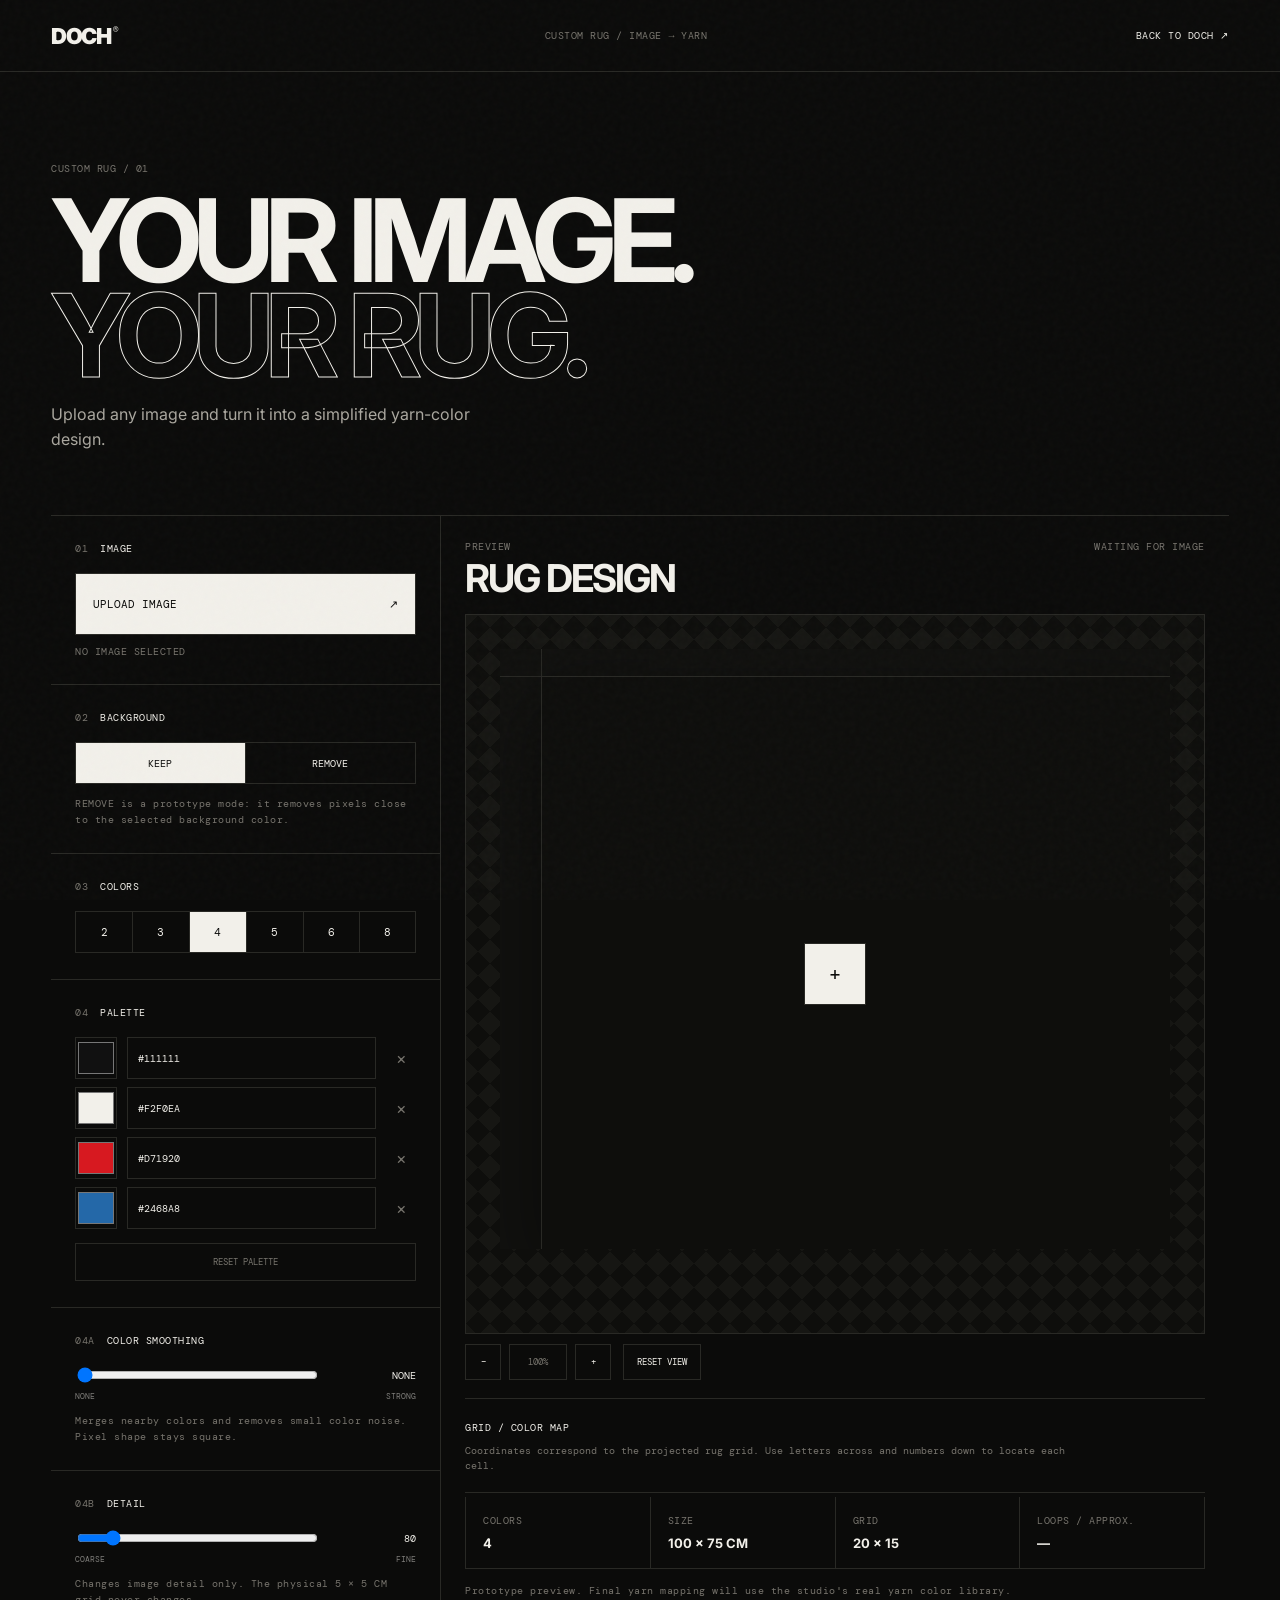
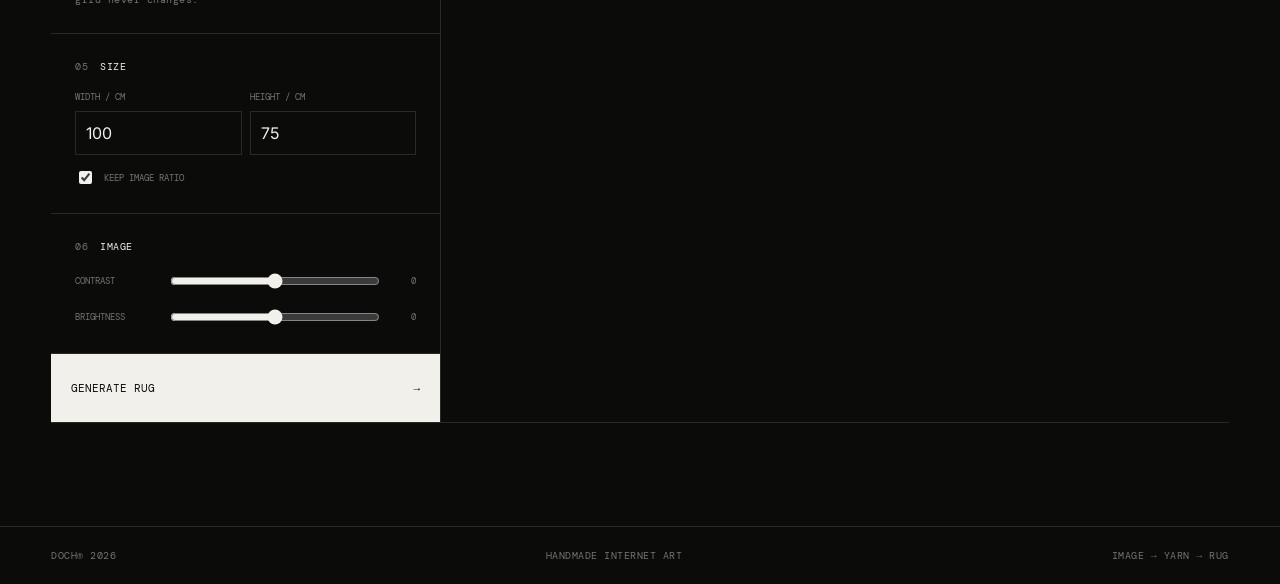
<file: custom-rug.html>
<!DOCTYPE html>
<html lang="en">
<head>
    <meta charset="UTF-8">
    <meta name="viewport" content="width=device-width, initial-scale=1.0, maximum-scale=1.0, user-scalable=no">
    <meta name="theme-color" content="#0b0b0a">
    <title>DOCH — Custom Rug</title>
    <meta name="description" content="Turn any image into a handmade rug design.">

    <!-- FAVICON -->
    <link rel="apple-touch-icon" href="images/apple-touch-icon.png">
    <link rel="icon" type="image/png" sizes="32x32" href="images/favicon-32x32.png">
    <link rel="icon" type="image/png" sizes="16x16" href="images/favicon-16x16.png">
    <link rel="icon" href="images/favicon.ico">
    
    <link rel="stylesheet" href="custom-rug.css">
</head>

<body>

<div class="noise"></div>

<header class="tool-header">
    <a href="#" class="logo">DOCH<span>®</span></a>

    <div class="tool-header-title">
        CUSTOM RUG / IMAGE → YARN
    </div>

    <a href="https://dochcarpet.github.io/doch/" class="back-link">BACK TO DOCH ↗</a>
</header>

<main class="custom-tool">

    <section class="tool-intro">
        <div class="eyebrow">CUSTOM RUG / 01</div>

        <h1>
            YOUR IMAGE.<br>
            <em>YOUR RUG.</em>
        </h1>

        <p>
            Upload any image and turn it into a simplified
            yarn-color design.
        </p>
    </section>

    <section class="workspace">

        <div class="controls-panel">

            <div class="control-section upload-section">

                <div class="section-label">
                    <span>01</span>
                    IMAGE
                </div>

                <label class="upload-button" for="imageInput">
                    <span>UPLOAD IMAGE</span>
                    <span>↗</span>
                </label>

                <input
                    id="imageInput"
                    type="file"
                    accept="image/*"
                    hidden
                >

                <div class="file-name" id="fileName">
                    NO IMAGE SELECTED
                </div>

            </div>

            <div class="control-section">

                <div class="section-label">
                    <span>02</span>
                    BACKGROUND
                </div>

                <div class="button-row">
                    <button
                        class="option-button active"
                        id="keepBackground"
                        type="button"
                    >
                        KEEP
                    </button>

                    <button
                        class="option-button"
                        id="removeBackground"
                        type="button"
                    >
                        REMOVE
                    </button>
                </div>

                <p class="control-note">
                    REMOVE is a prototype mode: it removes
                    pixels close to the selected background color.
                </p>

            </div>

            <div class="control-section">

                <div class="section-label">
                    <span>03</span>
                    COLORS
                </div>

                <div class="color-counts" id="colorCounts">
                    <button type="button" data-colors="2">2</button>
                    <button type="button" data-colors="3">3</button>
                    <button type="button" data-colors="4" class="active">4</button>
                    <button type="button" data-colors="5">5</button>
                    <button type="button" data-colors="6">6</button>
                    <button type="button" data-colors="8">8</button>
                </div>

            </div>

            <div class="control-section">

                <div class="section-label">
                    <span>04</span>
                    PALETTE
                </div>

                <div class="palette" id="palette"></div>

                <button
                    class="secondary-button"
                    id="resetPalette"
                    type="button"
                >
                    RESET PALETTE
                </button>

            </div>

            <div class="control-section">

                <div class="section-label">
                    <span>05</span>
                    SIZE
                </div>

                <div class="size-grid">

                    <label>
                        <span>WIDTH / CM</span>
                        <input
                            id="widthInput"
                            type="number"
                            min="20"
                            max="500"
                            value="100"
                        >
                    </label>

                    <label>
                        <span>HEIGHT / CM</span>
                        <input
                            id="heightInput"
                            type="number"
                            min="20"
                            max="500"
                            value="75"
                        >
                    </label>

                </div>

                <label class="checkbox-row">
                    <input
                        id="lockRatio"
                        type="checkbox"
                        checked
                    >
                    <span>KEEP IMAGE RATIO</span>
                </label>

            </div>

            <div class="control-section">

                <div class="section-label">
                    <span>06</span>
                    IMAGE
                </div>

                <label class="slider-row">
                    <span>CONTRAST</span>
                    <input
                        id="contrastInput"
                        type="range"
                        min="-100"
                        max="100"
                        value="0"
                    >
                    <output id="contrastValue">0</output>
                </label>

                <label class="slider-row">
                    <span>BRIGHTNESS</span>
                    <input
                        id="brightnessInput"
                        type="range"
                        min="-100"
                        max="100"
                        value="0"
                    >
                    <output id="brightnessValue">0</output>
                </label>

            </div>

            <button
                class="generate-button"
                id="generateButton"
                type="button"
            >
                <span>GENERATE RUG</span>
                <span>→</span>
            </button>

        </div>

        <div class="preview-panel">

            <div class="preview-header">
                <div>
                    <div class="eyebrow">PREVIEW</div>
                    <h2 id="previewTitle">RUG DESIGN</h2>
                </div>

                <div class="preview-status" id="previewStatus">
                    WAITING FOR IMAGE
                </div>
            </div>

<div class="preview-stage">
    
    <label
        class="preview-upload-button" for="imageInput">
        <span> + </span>
    </label>

    <div class="rug-workspace" id="rugWorkspace">

        <div class="grid-corner"></div>

        <div class="grid-top-labels" id="gridTopLabels"></div>

        <div class="grid-left-labels" id="gridLeftLabels"></div>

        <div class="rug-canvas-wrap" id="rugCanvasWrap">
            <canvas id="rugCanvas"></canvas>
        </div>

    </div>

</div>

<div class="rug-view-controls" id="rugViewControls">

    <button type="button" id="zoomOut">−</button>

    <output id="zoomValue">100%</output>

    <button type="button" id="zoomIn">+</button>

    <button type="button" id="zoomReset">
        RESET VIEW
    </button>

</div>
            
            <div class="rug-information" id="rugInformation">
            
                <div class="rug-info-block">
            
                    <div class="rug-info-title">
                        GRID / COLOR MAP
                    </div>
            
                    <div class="rug-info-description">
                        Coordinates correspond to the projected rug grid.
                        Use letters across and numbers down to locate each cell.
                    </div>
            
                    <div class="color-legend" id="colorLegend"></div>
            
                </div>
            
            </div>

            <div class="stats">

                <div class="stat">
                    <span>COLORS</span>
                    <strong id="statColors">—</strong>
                </div>

                <div class="stat">
                    <span>SIZE</span>
                    <strong id="statSize">—</strong>
                </div>

                <div class="stat">
                    <span>GRID</span>
                    <strong id="statGrid">—</strong>
                </div>

                <div class="stat">
                    <span>LOOPS / APPROX.</span>
                    <strong id="statLoops">—</strong>
                </div>

            </div>

            <div class="preview-note">
                Prototype preview. Final yarn mapping will use the
                studio's real yarn color library.
            </div>

        </div>

    </section>

</main>

<footer class="tool-footer">
    <span>DOCH® 2026</span>
    <span>HANDMADE INTERNET ART</span>
    <span>IMAGE → YARN → RUG</span>
</footer>

<script src="custom-rug.js"></script>

</body>
</html>
</file>
<file: custom-rug.css>
@import url('https://fonts.googleapis.com/css2?family=DM+Mono:wght@400;500&family=Inter:wght@400;500;600;700;800;900&display=swap');

:root {
    --black: #0b0b0a;
    --white: #f2f0ea;
    --grey: #77746d;
    --line: #292925;
    --panel: #11110f;
    --green: #b9ff4a;
    --mono: "DM Mono", monospace;
    --sans: "Inter", sans-serif;
}

* {
    box-sizing: border-box;
}

html {
    scroll-behavior: smooth;
}

body {
    margin: 0;
    background: var(--black);
    color: var(--white);
    font-family: var(--sans);
    min-height: 100vh;
}

button,
input {
    font: inherit;
}

button {
    color: inherit;
}

.noise {
    position: fixed;
    inset: 0;
    pointer-events: none;
    z-index: 50;
    opacity: .035;
    background-image: url("data:image/svg+xml,%3Csvg viewBox='0 0 180 180' xmlns='http://www.w3.org/2000/svg'%3E%3Cfilter id='n'%3E%3CfeTurbulence type='fractalNoise' baseFrequency='.9' numOctaves='3' stitchTiles='stitch'/%3E%3C/filter%3E%3Crect width='100%25' height='100%25' filter='url(%23n)' opacity='.7'/%3E%3C/svg%3E");
}

.tool-header {
    min-height: 72px;
    padding: 0 4vw;
    border-bottom: 1px solid var(--line);
    display: flex;
    align-items: center;
    justify-content: space-between;
    gap: 30px;
}

.logo {
    color: var(--white);
    text-decoration: none;
    font-weight: 900;
    font-size: 22px;
    letter-spacing: -.07em;
}

.logo span {
    font: 9px var(--mono);
    margin-left: 3px;
    vertical-align: top;
}

.tool-header-title,
.back-link,
.eyebrow,
.section-label,
.file-name,
.control-note,
.preview-status,
.stat span,
.preview-note,
.tool-footer {
    font: 10px var(--mono);
    letter-spacing: .05em;
}

.tool-header-title {
    color: var(--grey);
}

.back-link {
    color: var(--white);
    text-decoration: none;
}

.custom-tool {
    width: min(1500px, 92vw);
    margin: 0 auto;
    padding: 7vw 0 8vw;
}

.tool-intro {
    max-width: 760px;
    margin-bottom: 5vw;
}

.eyebrow {
    color: var(--grey);
    text-transform: uppercase;
}

.tool-intro h1 {
    margin: 18px 0;
    font-size: clamp(56px, 9vw, 140px);
    line-height: .83;
    letter-spacing: -.075em;
    text-transform: uppercase;
}

.tool-intro h1 em {
    font-style: normal;
    color: transparent;
    -webkit-text-stroke: 1px var(--white);
}

.tool-intro p {
    max-width: 470px;
    color: #aaa79f;
    font-size: 16px;
    line-height: 1.55;
}

.workspace {
    display: grid;
    grid-template-columns: minmax(320px, 390px) minmax(0, 1fr);
    border-top: 1px solid var(--line);
    border-bottom: 1px solid var(--line);
}

.controls-panel {
    border-right: 1px solid var(--line);
}

.control-section {
    padding: 26px 24px;
    border-bottom: 1px solid var(--line);
}

.section-label {
    display: flex;
    gap: 12px;
    margin-bottom: 18px;
}

.section-label span {
    color: var(--grey);
}

.upload-button,
.generate-button,
.secondary-button,
.option-button,
.color-counts button {
    border: 1px solid var(--line);
    background: transparent;
    cursor: pointer;
    transition: .2s ease;
}

.upload-button {
    min-height: 62px;
    padding: 0 17px;
    display: flex;
    align-items: center;
    justify-content: space-between;
    background: var(--white);
    color: var(--black);
    font: 11px var(--mono);
}

.upload-button:hover {
    background: var(--green);
}

.file-name {
    color: var(--grey);
    margin-top: 10px;
    overflow: hidden;
    text-overflow: ellipsis;
    white-space: nowrap;
}

.button-row {
    display: grid;
    grid-template-columns: 1fr 1fr;
}

.option-button {
    height: 42px;
    font: 10px var(--mono);
}

.option-button + .option-button {
    border-left: 0;
}

.option-button.active,
.color-counts button.active {
    background: var(--white);
    color: var(--black);
}

.option-button:hover,
.color-counts button:hover,
.secondary-button:hover {
    border-color: var(--white);
}

.control-note {
    color: var(--grey);
    line-height: 1.55;
    margin: 12px 0 0;
}

.color-counts {
    display: grid;
    grid-template-columns: repeat(6, 1fr);
}

.color-counts button {
    height: 42px;
    border-right: 0;
    font: 11px var(--mono);
}

.color-counts button:last-child {
    border-right: 1px solid var(--line);
}

.palette {
    display: grid;
    gap: 8px;
    margin-bottom: 14px;
}

.palette-row {
    display: grid;
    grid-template-columns: 42px 1fr auto;
    gap: 10px;
    align-items: center;
}

.palette-color {
    width: 42px;
    height: 42px;
    padding: 0;
    border: 1px solid var(--line);
    background: transparent;
    cursor: pointer;
}

.palette-hex {
    width: 100%;
    min-width: 0;
    height: 42px;
    padding: 0 10px;
    border: 1px solid var(--line);
    background: transparent;
    color: var(--white);
    font: 10px var(--mono);
    text-transform: uppercase;
}

.palette-delete {
    width: 30px;
    height: 42px;
    border: 0;
    background: transparent;
    color: var(--grey);
    cursor: pointer;
}

.secondary-button {
    width: 100%;
    height: 38px;
    color: var(--grey);
    font: 9px var(--mono);
}

.size-grid {
    display: grid;
    grid-template-columns: 1fr 1fr;
    gap: 8px;
}

.size-grid label,
.slider-row {
    display: grid;
    gap: 8px;
}

.size-grid label span,
.slider-row > span {
    font: 9px var(--mono);
    color: var(--grey);
}

.size-grid input {
    width: 100%;
    height: 44px;
    border: 1px solid var(--line);
    background: transparent;
    color: var(--white);
    padding: 0 10px;
    outline: none;
}

.size-grid input:focus,
.palette-hex:focus {
    border-color: var(--white);
}

.checkbox-row {
    display: flex;
    align-items: center;
    gap: 9px;
    margin-top: 13px;
    color: var(--grey);
    font: 9px var(--mono);
}

.checkbox-row input {
    accent-color: var(--white);
}

.slider-row {
    grid-template-columns: 85px 1fr 30px;
    align-items: center;
    margin-bottom: 16px;
}

.slider-row:last-child {
    margin-bottom: 0;
}

.slider-row input {
    width: 100%;
    accent-color: var(--white);
}

.slider-row output {
    text-align: right;
    font: 9px var(--mono);
    color: var(--grey);
}

.generate-button {
    width: 100%;
    min-height: 68px;
    padding: 0 20px;
    display: flex;
    align-items: center;
    justify-content: space-between;
    border: 0;
    background: var(--white);
    color: var(--black);
    font: 11px var(--mono);
}

.generate-button:hover {
    background: var(--green);
}

.preview-panel {
    min-width: 0;
    padding: 24px;
    display: flex;
    flex-direction: column;
}

.preview-header {
    display: flex;
    justify-content: space-between;
    align-items: flex-start;
    gap: 20px;
    margin-bottom: 18px;
}

.preview-header h2 {
    margin: 8px 0 0;
    font-size: clamp(24px, 3vw, 48px);
    line-height: .9;
    letter-spacing: -.05em;
}

.preview-status {
    color: var(--grey);
    text-align: right;
}

.preview-stage {
    position: relative;
    min-height: min(62vw, 720px);
    background:
        linear-gradient(45deg, #161613 25%, transparent 25%) 0 0 / 24px 24px,
        linear-gradient(-45deg, #161613 25%, transparent 25%) 0 0 / 24px 24px,
        linear-gradient(45deg, transparent 75%, #161613 75%) 0 0 / 24px 24px,
        linear-gradient(-45deg, transparent 75%, #161613 75%) 0 0 / 24px 24px;
    background-color: #0e0e0c;
    border: 1px solid var(--line);
    display: grid;
    place-items: center;
    overflow: hidden;
}

#rugCanvas {
    display: none;
    max-width: 90%;
    max-height: 90%;
    width: auto;
    height: auto;
    image-rendering: pixelated;
    box-shadow: 0 22px 70px rgba(0,0,0,.45);
}

.empty-preview {
    display: grid;
    justify-items: center;
    gap: 10px;
    text-align: center;
    color: var(--grey);
    padding: 30px;
}

.empty-preview strong {
    color: var(--white);
    font: 11px var(--mono);
}

.empty-preview span {
    max-width: 300px;
    font-size: 13px;
    line-height: 1.45;
}

.empty-icon {
    width: 56px;
    height: 56px;
    border: 1px solid var(--line);
    display: grid;
    place-items: center;
    font-size: 28px;
    margin-bottom: 10px;
}

.stats {
    display: grid;
    grid-template-columns: repeat(4, 1fr);
    border-left: 1px solid var(--line);
    border-bottom: 1px solid var(--line);
}

.stat {
    min-width: 0;
    padding: 17px;
    border-right: 1px solid var(--line);
}

.stat span {
    display: block;
    color: var(--grey);
    margin-bottom: 8px;
}

.stat strong {
    display: block;
    font-size: 13px;
    overflow: hidden;
    text-overflow: ellipsis;
    white-space: nowrap;
}

.preview-note {
    color: var(--grey);
    line-height: 1.5;
    padding-top: 14px;
}

.tool-footer {
    border-top: 1px solid var(--line);
    padding: 22px 4vw;
    display: flex;
    justify-content: space-between;
    gap: 20px;
    color: var(--grey);
}

@media (max-width: 850px) {

    .tool-header {
        padding: 0 5vw;
    }

    .tool-header-title {
        display: none;
    }

    .custom-tool {
        width: 90vw;
        padding-top: 12vw;
    }

    .tool-intro {
        margin-bottom: 10vw;
    }

    .tool-intro h1 {
        font-size: clamp(52px, 16vw, 100px);
    }

    .workspace {
        display: flex;
        flex-direction: column;
    }

    .controls-panel {
        border-right: 0;
        order: 2;
    }

    .preview-panel {
        order: 1;
        padding: 14px;
    }

    .preview-stage {
        min-height: 72vw;
    }

    .control-section {
        padding: 24px 16px;
    }

    .stats {
        grid-template-columns: 1fr 1fr;
    }

    .stat:nth-child(2) {
        border-right: 0;
    }

    .stat:nth-child(-n+2) {
        border-bottom: 1px solid var(--line);
    }

    .preview-header h2 {
        font-size: 30px;
    }

    .preview-status {
        max-width: 120px;
        line-height: 1.4;
    }

    .tool-footer {
        padding: 20px 5vw;
        flex-wrap: wrap;
    }

    .tool-footer span:last-child {
        width: 100%;
    }
}

@media (max-width: 430px) {

    .tool-header {
        min-height: 62px;
    }

    .back-link {
        font-size: 8px;
    }

    .custom-tool {
        width: 92vw;
    }

    .tool-intro h1 {
        font-size: 19vw;
    }

    .preview-panel {
        padding: 10px;
    }

    .preview-stage {
        min-height: 84vw;
    }

    .stats {
        grid-template-columns: 1fr 1fr;
    }

    .stat {
        padding: 13px 10px;
    }

    .slider-row {
        grid-template-columns: 72px 1fr 28px;
    }
}

/* =========================================================
   RUG GRID / ZOOM / COORDINATES
   ========================================================= */

.preview-stage {
    overflow: auto;
    display: block;
    padding: 34px;
    scrollbar-width: thin;
    scrollbar-color: var(--line) transparent;
}

.rug-workspace {
    --cell-size: 12px;

    position: relative;

    width: max-content;
    min-width: 100%;

    display: grid;

    grid-template-columns: 42px auto;
    grid-template-rows: 28px auto;

    margin: 0 auto;
}


/* ---------------------------------------------------------
   GRID COORDINATES
   --------------------------------------------------------- */

.grid-corner {
    grid-column: 1;
    grid-row: 1;

    border-right: 1px solid var(--line);
    border-bottom: 1px solid var(--line);

    background: var(--panel);
}


.grid-top-labels {
    grid-column: 2;
    grid-row: 1;

    display: flex;

    height: 28px;

    border-bottom: 1px solid var(--line);

    background: var(--panel);

    overflow: hidden;
}


.grid-top-labels span {
    flex: 0 0 var(--cell-size);

    width: var(--cell-size);

    display: grid;
    place-items: center;

    font: 8px var(--mono);

    color: var(--grey);

    user-select: none;
}


.grid-left-labels {
    grid-column: 1;
    grid-row: 2;

    display: flex;
    flex-direction: column;

    border-right: 1px solid var(--line);

    background: var(--panel);

    overflow: hidden;
}


.grid-left-labels span {
    flex: 0 0 var(--cell-size);

    height: var(--cell-size);

    display: grid;
    place-items: center;

    font: 8px var(--mono);

    color: var(--grey);

    user-select: none;
}


/* ---------------------------------------------------------
   CANVAS
   --------------------------------------------------------- */

.rug-canvas-wrap {
    grid-column: 2;
    grid-row: 2;

    position: relative;

    width: calc(var(--cell-size) * var(--grid-width));
    height: calc(var(--cell-size) * var(--grid-height));

    flex: none;

    background: #0e0e0c;

    box-shadow:
        0 22px 70px rgba(0, 0, 0, .45);

    outline: 1px solid var(--line);

    overflow: hidden;
}


#rugCanvas {
    display: block;

    width: 100%;
    height: 100%;

    max-width: none;
    max-height: none;

    image-rendering: pixelated;

    box-shadow: none;
}


/* ---------------------------------------------------------
   ZOOM CONTROLS
   --------------------------------------------------------- */

.rug-view-controls {
    display: flex;

    align-items: center;

    gap: 8px;

    margin-top: 10px;
}


.rug-view-controls button,
.rug-view-controls output {
    height: 36px;

    border: 1px solid var(--line);

    background: transparent;

    color: var(--white);

    font: 9px var(--mono);
}


.rug-view-controls button {
    min-width: 36px;

    cursor: pointer;
}


.rug-view-controls button:hover {
    border-color: var(--white);
}


.rug-view-controls output {
    min-width: 58px;

    display: grid;
    place-items: center;

    color: var(--grey);
}


#zoomReset {
    padding: 0 13px;

    margin-left: 4px;
}


/* ---------------------------------------------------------
   INFORMATION / COLOR MAP
   --------------------------------------------------------- */

.rug-information {
    border-top: 1px solid var(--line);

    margin-top: 18px;
}


.rug-info-block {
    padding: 22px 0 4px;
}


.rug-info-title {
    font: 10px var(--mono);

    letter-spacing: .05em;

    margin-bottom: 9px;
}


.rug-info-description {
    max-width: 620px;

    color: var(--grey);

    font: 10px var(--mono);

    line-height: 1.55;

    margin-bottom: 18px;
}


.color-legend {
    display: grid;

    grid-template-columns:
        repeat(auto-fill, minmax(190px, 1fr));

    border-top: 1px solid var(--line);

    border-left: 1px solid var(--line);
}


.legend-item {
    min-width: 0;

    min-height: 58px;

    padding: 9px;

    display: grid;

    grid-template-columns:
        28px 1fr auto;

    gap: 9px;

    align-items: center;

    border-right: 1px solid var(--line);
    border-bottom: 1px solid var(--line);
}


.legend-color {
    width: 28px;
    height: 28px;

    border: 1px solid rgba(255,255,255,.15);
}


.legend-main {
    min-width: 0;
}


.legend-label {
    display: block;

    font: 9px var(--mono);

    color: var(--white);

    margin-bottom: 4px;
}


.legend-hex {
    display: block;

    font: 8px var(--mono);

    color: var(--grey);
}


.legend-count {
    font: 8px var(--mono);

    color: var(--grey);

    text-align: right;
}


/* ---------------------------------------------------------
   MOBILE
   --------------------------------------------------------- */

@media (max-width: 850px) {

    .preview-stage {
        min-height: 72vw;

        padding: 24px 18px;

        justify-content: flex-start;
    }

    .rug-workspace {
        margin: 0;
    }

    .rug-view-controls {
        flex-wrap: wrap;
    }

    .rug-information {
        margin-top: 14px;
    }

    .color-legend {
        grid-template-columns: 1fr;
    }
}


@media (max-width: 430px) {

    .preview-stage {
        min-height: 84vw;

        padding: 18px 10px;
    }

    .rug-workspace {
        --cell-size: 10px;
    }

    .grid-top-labels span,
    .grid-left-labels span {
        font-size: 7px;
    }

    .grid-corner {
        width: 32px;
    }

    .rug-workspace {
        grid-template-columns: 32px auto;
    }
}

@media (max-width: 768px) {
    #rugWorkspace {
        width: 100%;
        height: min(75vw, 520px) !important;
        min-height: 280px;
    }

    #rugCanvasWrap {
        width: 100%;
        height: 100%;
    }

    #rugCanvas {
        max-width: none !important;
        max-height: none !important;
    }
}

.preview-upload-button {
    position: absolute;

    inset: 50% auto auto 50%;
    transform: translate(-50%, -50%);

    width: 62px;
    height: 62px;
    min-height: 0;

    padding: 0;

    display: grid;
    place-items: center;

    background: var(--white);
    color: var(--black);

    border: 1px solid var(--line);
    cursor: pointer;

    z-index: 5;
}

.preview-upload-button span {
    font: 24px var(--mono);
    line-height: 1;
}

.preview-upload-button:hover {
    background: var(--green);
}

.preview-upload-button span {
    font: 20px var(--mono);
    line-height: 1;
}

.preview-upload-button:hover {
    background: var(--green);
}
</file>
